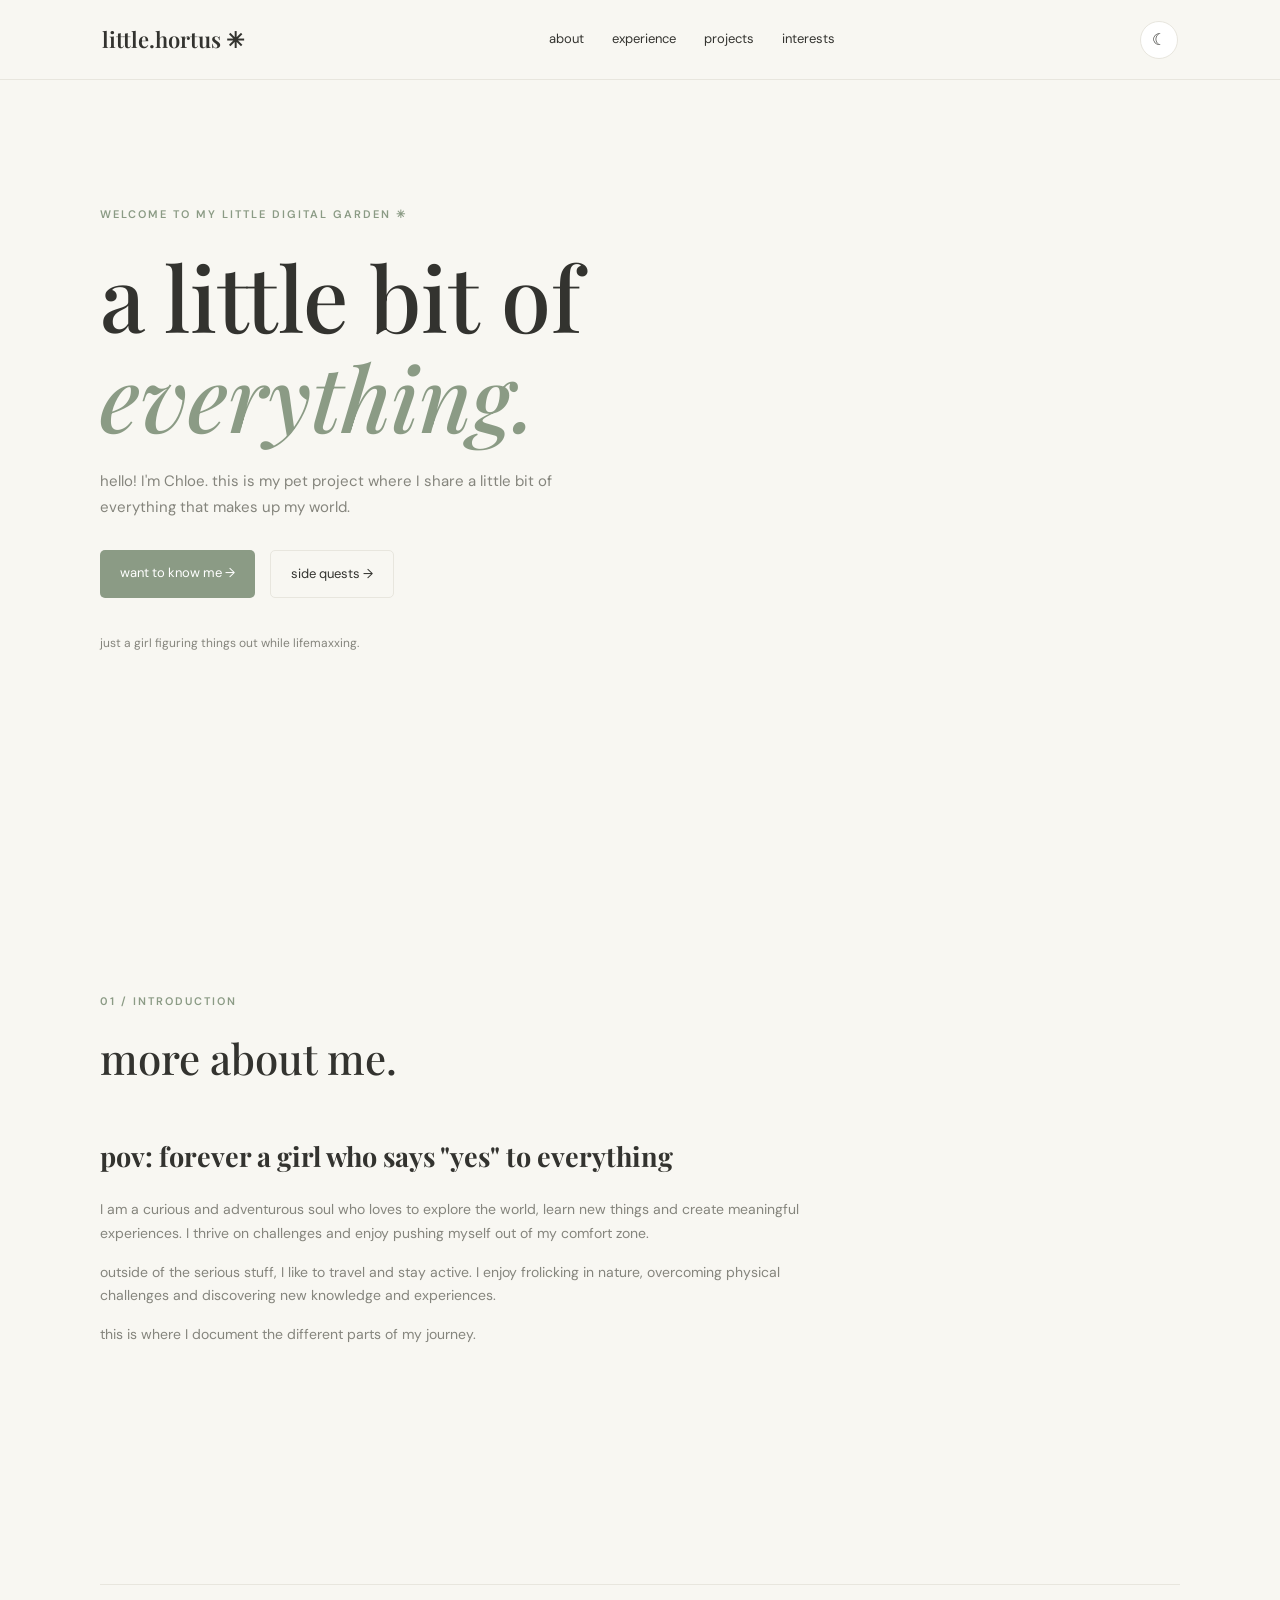
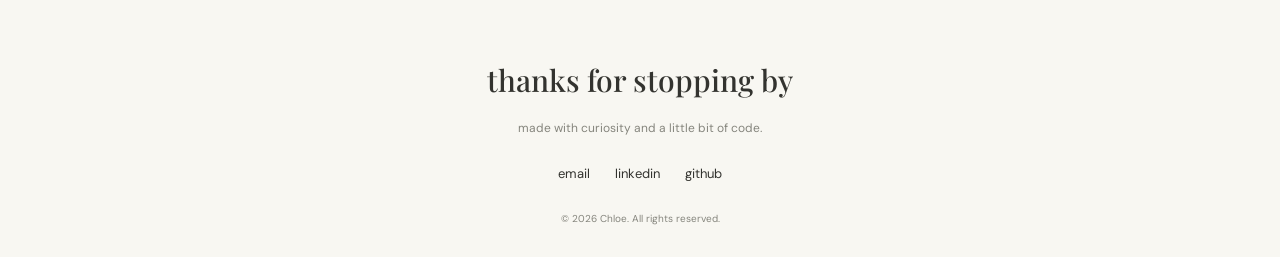
<file: index.html>
<!DOCTYPE html>
<html lang="en">
<head>
    <meta charset="UTF-8">
    <meta name="viewport" content="width=device-width, initial-scale=1.0">

    <title>my little digital garden ✳</title>
    <meta name="description" content="a personal collection of projects, experiences and interests.">

    <link rel="preconnect" href="https://fonts.googleapis.com">
    <link rel="preconnect" href="https://fonts.gstatic.com" crossorigin>

    <link href="https://fonts.googleapis.com/css2?family=DM+Sans:wght@400;500;600;700&family=Playfair+Display:ital,wght@0,500;0,600;1,500&display=swap" rel="stylesheet">

    <link rel="stylesheet" href="style.css">
</head>

<body>

    <!-- Navigation -->
    <nav class="navbar">
        <a href="#home" class="logo">little.hortus ✳</a>

        <div class="nav-links">
            <a href="index.html">about</a>
            <a href="experience.html">experience</a>
            <a href="projects.html">projects</a>
            <a href="interests.html">interests</a>
        </div>

        <button id="theme-toggle" aria-label="Toggle dark mode">
            ☾
        </button>
    </nav>


    <!-- Main introduction -->
    <main>

        <section class="hero" id="home">

            <p class="eyebrow">WELCOME TO MY LITTLE DIGITAL GARDEN ✳</p>

            <h1>
                a little bit of<br>
                <em>everything.</em>
            </h1>

            <p class="hero-description">
                hello! I'm Chloe.

                this is my pet project where I share a
                little bit of everything that makes up my world.
            </p>

            <div class="hero-buttons">
                <a href="#about" class="button-primary">
                    want to know me →
                </a>

                <a href="projects.html" class="button-secondary">
                    side quests →
                </a>
            </div>

            <p class="small-note">
                just a girl figuring things out while lifemaxxing.
            </p>

        </section>


        <!-- About -->
        <section class="section" id="about">

            <div class="section-heading">
                <span>01 / INTRODUCTION</span>
                <h2>more about me.</h2>
            </div>

            <div class="about-content">

                <!-- PROFILE PHOTO: hidden for now.
                     To bring it back, uncomment this block and delete the
                     "#about .about-content" rule at the end of style.css.

                <div class="about-image">
                    <img
                        src="assets/images/profile.jpg"
                        alt="Photo of Chloe"
                    >
                </div>
                -->

                <div class="about-text">

                    <h3>pov: forever a girl who says "yes" to everything</h3>

                    <p>
                        I am a curious and adventurous soul who loves to explore the world, 
                        learn new things and create meaningful experiences. 
                        I thrive on challenges and enjoy pushing myself out of my comfort zone.
                    </p>

                    <p>
                        outside of the serious stuff, I like to travel and stay active.
                        I enjoy frolicking in nature, overcoming physical challenges and
                        discovering new knowledge and experiences.
                    </p>

                    <p>
                        this is where I document
                        the different parts of my journey.
                    </p>

                </div>

            </div>

        </section>

        <!-- Footer -->
        <footer>

            <h2>thanks for stopping by</h2>

            <p>
                made with curiosity and a little bit of code.
            </p>

            <div class="footer-links">
                <a href="mailto:chloegzq@gmail.com">email</a>
                <a href="https://www.linkedin.com/in/chloe-goh/" target="_blank" rel="noopener">linkedin</a>
                <a href="https://github.com/chloe-goh" target="_blank" rel="noopener">github</a>
            </div>

            <p class="copyright">
                © 2026 Chloe. All rights reserved.
            </p>

        </footer>

    </main>

    <script src="script.js"></script>

</body>
</html>
</file>
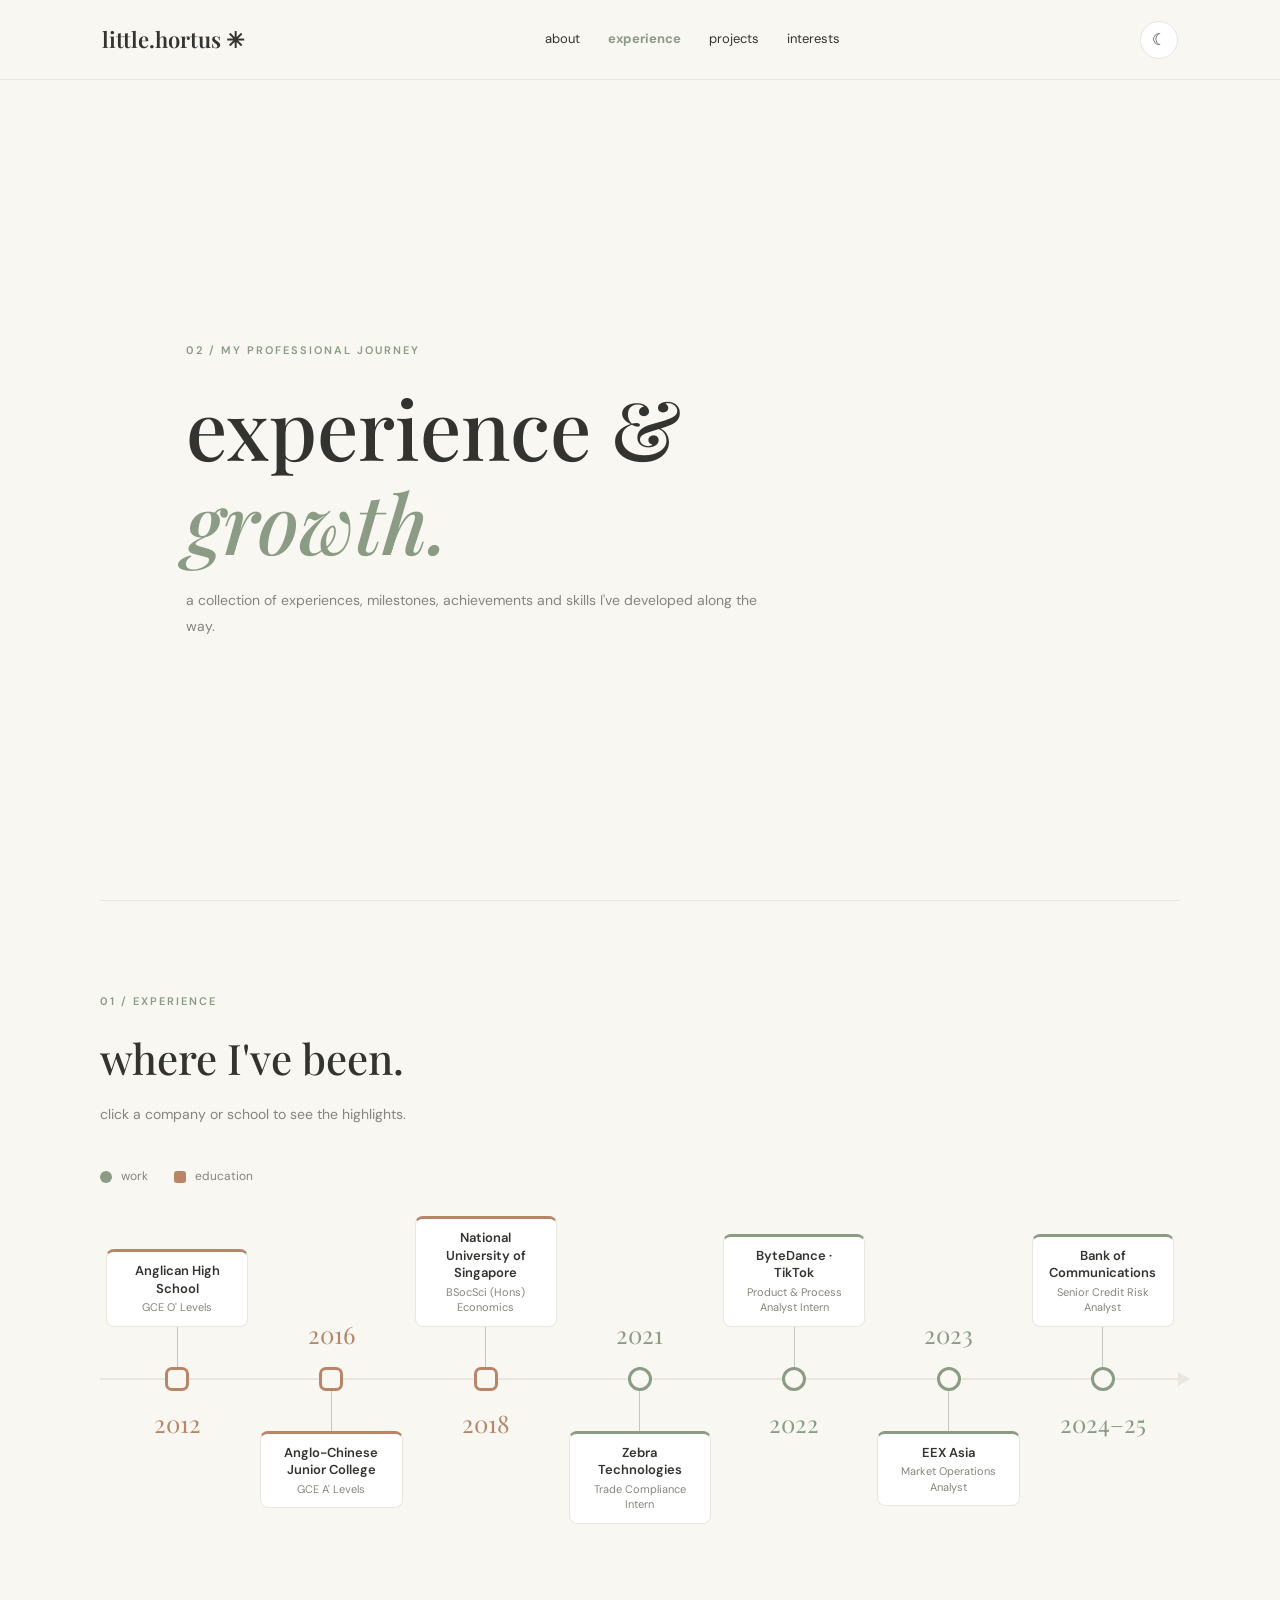
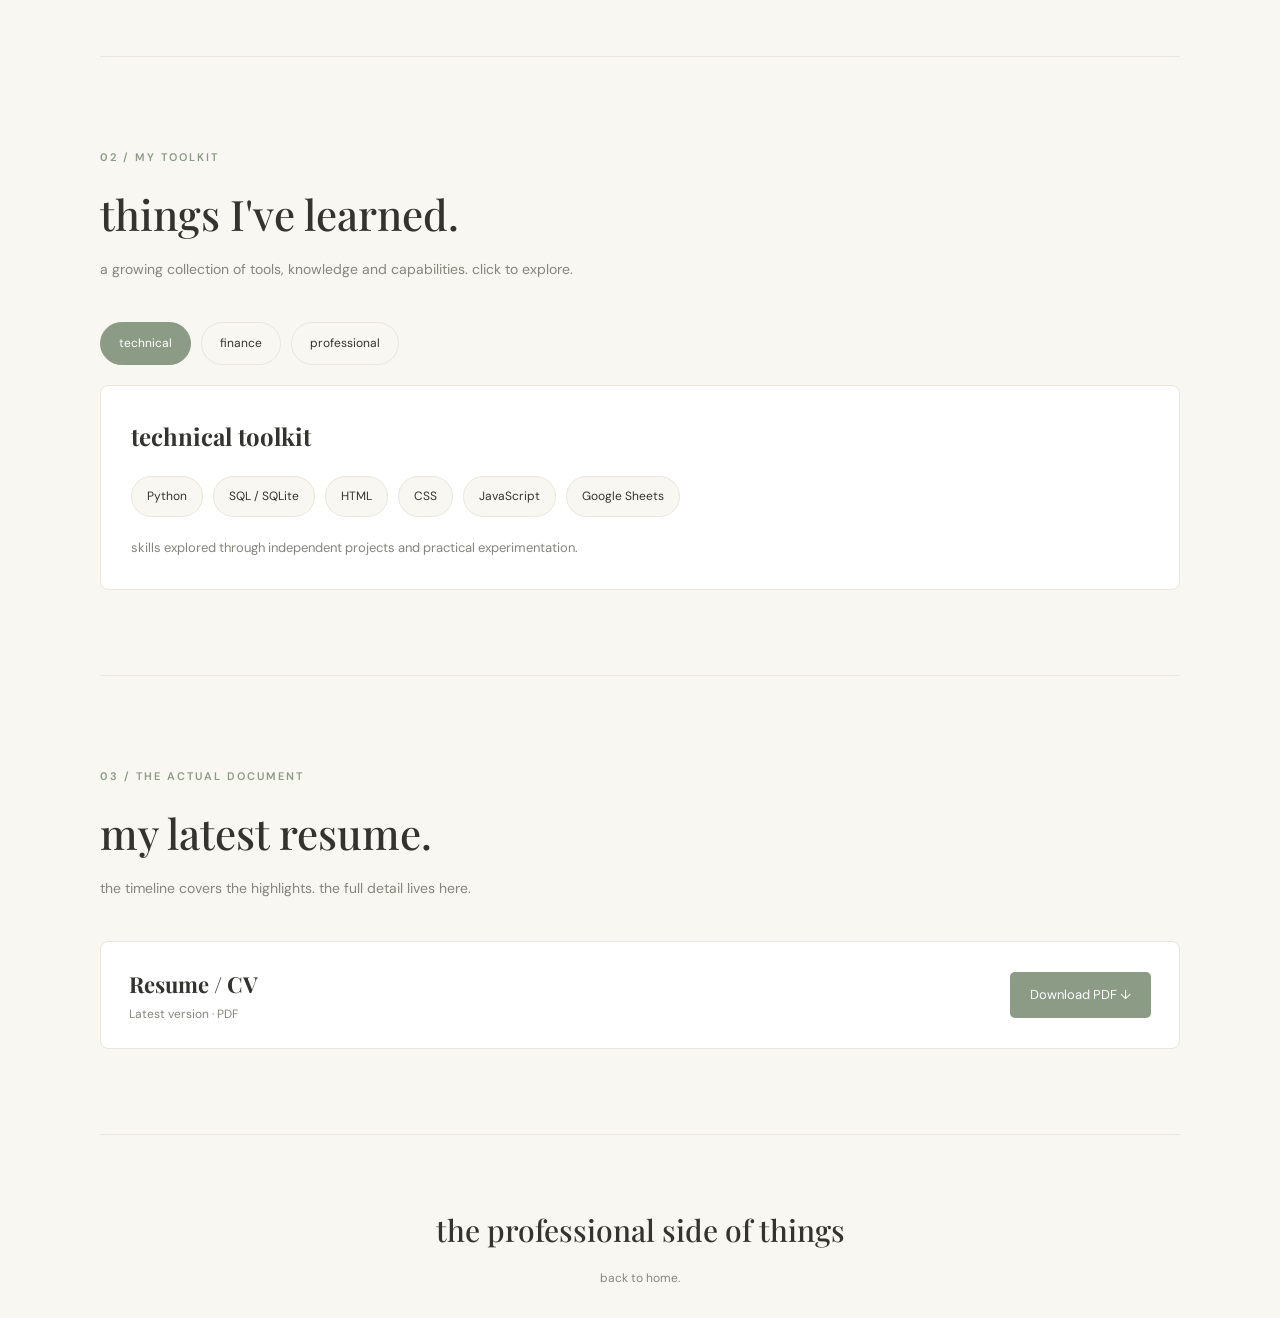
<file: experience.html>
<!DOCTYPE html>
<html lang="en">
<head>
    <meta charset="UTF-8">
    <meta name="viewport" content="width=device-width, initial-scale=1.0">

    <title>experiences | little.hortus</title>

    <link href="https://fonts.googleapis.com/css2?family=DM+Sans:wght@400;500;600;700&family=Playfair+Display:ital,wght@0,500;0,600;1,500&display=swap" rel="stylesheet">

    <link rel="stylesheet" href="style.css">
</head>

<body>

<nav class="navbar">
    <a href="index.html" class="logo">little.hortus ✳</a>

    <div class="nav-links">
        <a href="index.html">about</a>
        <a href="experience.html" class="active-link">experience</a>
        <a href="projects.html">projects</a>
        <a href="interests.html">interests</a>
    </div>

    <button id="theme-toggle" aria-label="Toggle dark mode">☾</button>
</nav>

<main>

    <section class="page-hero">

        <p class="eyebrow">02 / MY PROFESSIONAL JOURNEY</p>

        <h1>experience &amp;<br><em>growth.</em></h1>

        <p>
            a collection of experiences, milestones,
            achievements and skills I've developed
            along the way.
        </p>

    </section>


    <!-- EXPERIENCE -->

    <section class="section">

        <div class="section-heading">
            <span>01 / EXPERIENCE</span>
            <h2>where I've been.</h2>
            <p>click a company or school to see the highlights.</p>
        </div>

        <div class="tl-legend">
            <span class="work"><i></i>work</span>
            <span class="edu"><i></i>education</span>
        </div>

        <!-- TIMELINE TRACK -->
        <div class="tl-track">

            <button class="tl-node up edu" data-target="panel-ahs" aria-pressed="false">
                <span class="tl-label"><span class="tl-card">
                    <strong>Anglican High School</strong>
                    <small>GCE O' Levels</small>
                </span></span>
                <span class="tl-stem"></span>
                <span class="tl-dot"></span>
                <span class="tl-year">2012</span>
            </button>

            <button class="tl-node down edu" data-target="panel-acjc" aria-pressed="false">
                <span class="tl-label"><span class="tl-card">
                    <strong>Anglo-Chinese Junior College</strong>
                    <small>GCE A' Levels</small>
                </span></span>
                <span class="tl-stem"></span>
                <span class="tl-dot"></span>
                <span class="tl-year">2016</span>
            </button>

            <button class="tl-node up edu" data-target="panel-nus" aria-pressed="false">
                <span class="tl-label"><span class="tl-card">
                    <strong>National University of Singapore</strong>
                    <small>BSocSci (Hons) Economics</small>
                </span></span>
                <span class="tl-stem"></span>
                <span class="tl-dot"></span>
                <span class="tl-year">2018</span>
            </button>

            <button class="tl-node down work" data-target="panel-zebra" aria-pressed="false">
                <span class="tl-label"><span class="tl-card">
                    <strong>Zebra Technologies</strong>
                    <small>Trade Compliance Intern</small>
                </span></span>
                <span class="tl-stem"></span>
                <span class="tl-dot"></span>
                <span class="tl-year">2021</span>
            </button>

            <button class="tl-node up work" data-target="panel-bytedance" aria-pressed="false">
                <span class="tl-label"><span class="tl-card">
                    <strong>ByteDance · TikTok</strong>
                    <small>Product &amp; Process Analyst Intern</small>
                </span></span>
                <span class="tl-stem"></span>
                <span class="tl-dot"></span>
                <span class="tl-year">2022</span>
            </button>

            <button class="tl-node down work" data-target="panel-eex" aria-pressed="false">
                <span class="tl-label"><span class="tl-card">
                    <strong>EEX Asia</strong>
                    <small>Market Operations Analyst</small>
                </span></span>
                <span class="tl-stem"></span>
                <span class="tl-dot"></span>
                <span class="tl-year">2023</span>
            </button>

            <button class="tl-node up work" data-target="panel-boc" aria-pressed="false">
               
                <span class="tl-label">
                    <span class="tl-card">
                        <strong>Bank of Communications</strong>
                        <small>Senior Credit Risk Analyst</small>
                    </span>
                </span>
                <span class="tl-stem"></span>
                <span class="tl-dot"></span>
                <span class="tl-year">2024–25</span>

            </button>

        </div>

        <!-- DETAIL PANELS (one shows at a time) -->
        <div class="tl-detail" id="tl-detail">
        <div class="tl-detail-inner">
            <button class="tl-close" type="button" aria-label="Close details">✕</button>

            <!-- BANK OF COMMUNICATIONS -->
            <div class="tl-panel" id="panel-boc">

                <p class="tl-panel-type">WORK · FEB 2024 — PRESENT</p>

                <h3>Bank of Communications</h3>

                <p class="tl-panel-role">
                    Senior Credit Risk Analyst · Apr 2025 — Present
                    <br>
                    Credit Risk Analyst · Feb 2024 — Mar 2025
                </p>

                <p class="tl-panel-summary">
                    Bridging credit risk analysis and process automation across
                    large-scale corporate lending in Asia-Pacific.
                </p>

                <p class="tl-sub">Credit &amp; risk</p>
                <div class="tl-highlights cols-2">
                    <div class="tl-hl">
                        <span class="tl-hl-num">$800M+</span>
                        <p>Bilateral and syndicated loan approvals supported across 20+ large corporates, with revenues of up to $2B.</p>
                    </div>
                    <div class="tl-hl">
                        <span class="tl-hl-num">$8M</span>
                        <p>Potential default exposure mitigated through financial and covenant trigger alerts and borrower stress tests.</p>
                    </div>
                </div>

                <p class="tl-sub">Automation &amp; reporting</p>
                <div class="tl-highlights cols-3">
                    <div class="tl-hl">
                        <span class="tl-hl-num">90%</span>
                        <p>Faster reporting: a two-day manual workflow now runs in under an hour, saving 40+ man-hours monthly.</p>
                    </div>
                    <div class="tl-hl">
                        <span class="tl-hl-num">70+</span>
                        <p>Column enterprise report automated as Functional Lead, cutting a multi-day process to minutes.</p>
                    </div>
                    <div class="tl-hl">
                        <span class="tl-hl-num">Dashboard</span>
                        <p>Centralised annual-review tracker with automated deadline alerts for Relationship Managers.</p>
                    </div>
                </div>

            </div>

            <!-- EEX ASIA -->
            <div class="tl-panel" id="panel-eex">

                <p class="tl-panel-type">
                    WORK · MAY 2023 — OCT 2023
                </p>

                <h3>EEX Asia Pte. Ltd.</h3>

                <p class="tl-panel-role">Market Operations Analyst</p>

                <p class="tl-panel-summary">
                    Supporting global market operations through rigorous risk
                    controls, trade verification and stakeholder coordination.
                </p>

                <div class="tl-highlights">

                    <div class="tl-hl">
                        <span class="tl-hl-num">Global</span>
                        <p>
                            Oversaw daily margin, limit-verification checks and
                            trade parameter audits across global clearing accounts,
                            maintaining operational continuity during volatile
                            market conditions.
                        </p>
                    </div>

                    <div class="tl-hl">
                        <span class="tl-hl-num">20%</span>
                        <p>
                            Year-on-year growth in active market participants
                            enabled through proactive communication and resolution
                            of complex trade and risk barriers.
                        </p>
                    </div>

                </div>

            </div>

            <!-- BYTEDANCE -->
            <div class="tl-panel" id="panel-bytedance">

                <p class="tl-panel-type">
                    WORK · JAN 2022 — DEC 2022
                </p>

                <h3>ByteDance · TikTok</h3>

                <p class="tl-panel-role">
                    Product &amp; Process Analyst Intern
                </p>

                <p class="tl-panel-summary">
                    Working at the intersection of product, engineering and
                    operations to streamline dispute resolution, improve incident
                    response and support product launches.
                </p>

                <div class="tl-highlights">

                    <div class="tl-hl">
                        <span class="tl-hl-num">80K</span>
                        <p>
                            Users supported through an automated Lark ticketing
                            and data-triage workflow for auto-moderation disputes,
                            protecting $500K in operational revenue.
                        </p>
                    </div>

                    <div class="tl-hl">
                        <span class="tl-hl-num">3 hrs</span>
                        <p>
                            Reduction in incident response latency through
                            analysis of system downtime and deployment of
                            three critical response protocols.
                        </p>
                    </div>

                    <div class="tl-hl">
                        <span class="tl-hl-num">15%</span>
                        <p>
                            More roadmap features accelerated through bilingual
                            sprint planning and PRD alignment between China
                            Engineering and Singapore Product teams.
                        </p>
                    </div>

                    <div class="tl-hl">
                        <span class="tl-hl-num">1,000+</span>
                        <p>
                            Internal moderators supported during the launch
                            of Guardian, an ad-integrity platform, with NPS
                            analysis guiding product improvements.
                        </p>
                    </div>

                </div>

            </div>

            <!-- ZEBRA -->
            <div class="tl-panel" id="panel-zebra">

                <p class="tl-panel-type">
                    WORK · JUL 2021 — DEC 2021
                </p>

                <h3>Zebra Technologies</h3>

                <p class="tl-panel-role">Trade Compliance Intern</p>

                <p class="tl-panel-summary">
                    Supporting global trade compliance through regulatory
                    controls, process documentation and operational training.
                </p>

                <div class="tl-highlights">

                    <div class="tl-hl">
                        <span class="tl-hl-num">Zero</span>
                        <p>
                            Compliance violations following the implementation
                            of rigorous technology-related trade and export
                            control checks.
                        </p>
                    </div>

                    <div class="tl-hl">
                        <span class="tl-hl-num">54</span>
                        <p>
                            Page SOP designed for the Global Trade Management
                            system, with training sessions that improved
                            average task efficiency by 30%.
                        </p>
                    </div>

                </div>

            </div>

            <!-- NUS -->
            <div class="tl-panel edu" id="panel-nus">
                <p class="tl-panel-type">EDUCATION · 2018 — 2023</p>
                <h3>National University of Singapore</h3>
                <p class="tl-panel-role">Bachelor of Social Sciences (Honors) in Economics</p>
                <p class="tl-panel-summary">
                    Minor in Business Administration. Specialisation in Monetary &amp;
                    Financial Economics and Quantitative Economics. Alongside my degree:
                    publicity roles across three committees, hall sports and dance, and
                    three case competitions.
                </p>
                <div class="tl-groups">

                    <div class="tl-group">
                        <h4>Eusoff Hall</h4>
                        <div class="tl-row"><span>Dance Production</span><em>2018–2020</em></div>
                        <div class="tl-row"><span>Swim Team</span><em>2018–2019</em></div>
                        <div class="tl-row"><span>Table Tennis Team</span><em>2018–2019</em></div>
                        <div class="tl-row"><span>Orientation Camp<small>Main Committee · Publicity</small></span><em>2019–2020</em></div>
                    </div>

                    <div class="tl-group">
                        <h4>Campus</h4>
                        <div class="tl-row"><span>FASS Sports Club<small>Main Committee · Publicity</small></span><em>2019–2020</em></div>
                        <div class="tl-row"><span>NUS Economics Camp<small>Subcommittee · Publicity</small></span><em>2019–2020</em></div>
                        <div class="tl-row"><span>NUS Entrepreneurship Society<small>DYOM Module</small></span><em>2021</em></div>
                    </div>

                    <div class="tl-group">
                        <h4>Case competitions</h4>
                        <div class="tl-row"><span>Amplify Global Markets Competition</span><em>2021</em></div>
                        <div class="tl-row"><span>SMU Sustainability Case Challenge</span><em>2021</em></div>
                        <div class="tl-row"><span>Shopee Product and Design Challenge</span><em>2022</em></div>
                    </div>

                </div>
            </div>

            <!-- ACJC -->
            <div class="tl-panel edu" id="panel-acjc">
                <p class="tl-panel-type">EDUCATION · 2016 — 2017</p>
                <h3>Anglo-Chinese Junior College</h3>
                <p class="tl-panel-role">GCE A' Levels</p>
                <div class="tl-chips">
                    <span class="tl-chip">Track &amp; Field</span>
                    <span class="tl-chip">Table Tennis</span>
                    <span class="tl-chip">Overseas volunteering · Bintan</span>
                </div>
            </div>

            <!-- ANGLICAN HIGH -->
            <div class="tl-panel edu" id="panel-ahs">
                <p class="tl-panel-type">EDUCATION · 2012 — 2015</p>
                <h3>Anglican High School</h3>
                <p class="tl-panel-role">GCE O' Levels</p>
                <div class="tl-chips">
                    <span class="tl-chip">Table Tennis</span>
                </div>
            </div>

        </div>
        </div>

    </section>


    <!-- SKILLS -->

    <section class="section">

        <div class="section-heading">

            <span>02 / MY TOOLKIT</span>

            <h2>things I've learned.</h2>

            <p>
                a growing collection of tools,
                knowledge and capabilities.

                click to explore.
            </p>

        </div>


        <div class="skill-tabs">

            <button class="skill-tab active"
                    data-skill="technical">
                technical
            </button>

            <button class="skill-tab"
                    data-skill="finance">
                finance
            </button>

            <button class="skill-tab"
                    data-skill="professional">
                professional
            </button>

        </div>


        <div class="skill-display">

            <div class="skill-panel active"
                 id="technical">

                <h3>technical toolkit</h3>

                <div class="skill-tags">
                    <span>Python</span>
                    <span>SQL / SQLite</span>
                    <span>HTML</span>
                    <span>CSS</span>
                    <span>JavaScript</span>
                    <span>Google Sheets</span>
                </div>

                <p class="muted">
                    skills explored through independent
                    projects and practical experimentation.
                </p>

            </div>


            <div class="skill-panel"
                 id="finance">

                <h3>finance &amp; analytical knowledge</h3>

                <div class="skill-tags">
                    <span>Financial Modelling</span>
                    <span>DCF Valuation</span>
                    <span>Equity Research</span>
                    <span>Financial Analysis</span>
                    <span>Excel / Spreadsheets</span>
                </div>

                <p class="muted">
                    knowledge developed through financial
                    research, modelling and personal projects.
                </p>

            </div>


            <div class="skill-panel"
                 id="professional">

                <h3>professional toolkit</h3>

                <div class="skill-tags">
                    <span>Interpersonal Communication</span>
                    <span>Stakeholder Management</span>
                    <span>Research</span>
                    <span>Problem Solving</span>
                    <span>Project Coordination</span>
                    <span>Critical Thinking</span>
                </div>

                <p class="muted">
                    capabilities developed through
                    work, collaboration and learning.
                </p>

            </div>

        </div>

    </section>


    <!-- RESUME -->

    <section class="section">

        <div class="section-heading">

            <span>03 / THE ACTUAL DOCUMENT</span>

            <h2>my latest resume.</h2>

            <p>
                the timeline covers the highlights.
                the full detail lives here.
            </p>

        </div>


        <div class="resume-container">

            <div class="resume-header">

                <div>
                    <h3>Resume / CV</h3>
                    <p>Latest version · PDF</p>
                </div>

                <a href="assets/documents/resume.pdf"
                   class="button-primary"
                   download>
                    Download PDF ↓
                </a>

            </div>

        </div>

    </section>


    <footer>
        <h2>the professional side of things</h2>
        <p>back to <a href="index.html">home</a>.</p>
    </footer>

</main>

<script src="script.js"></script>

</body>
</html>
</file>
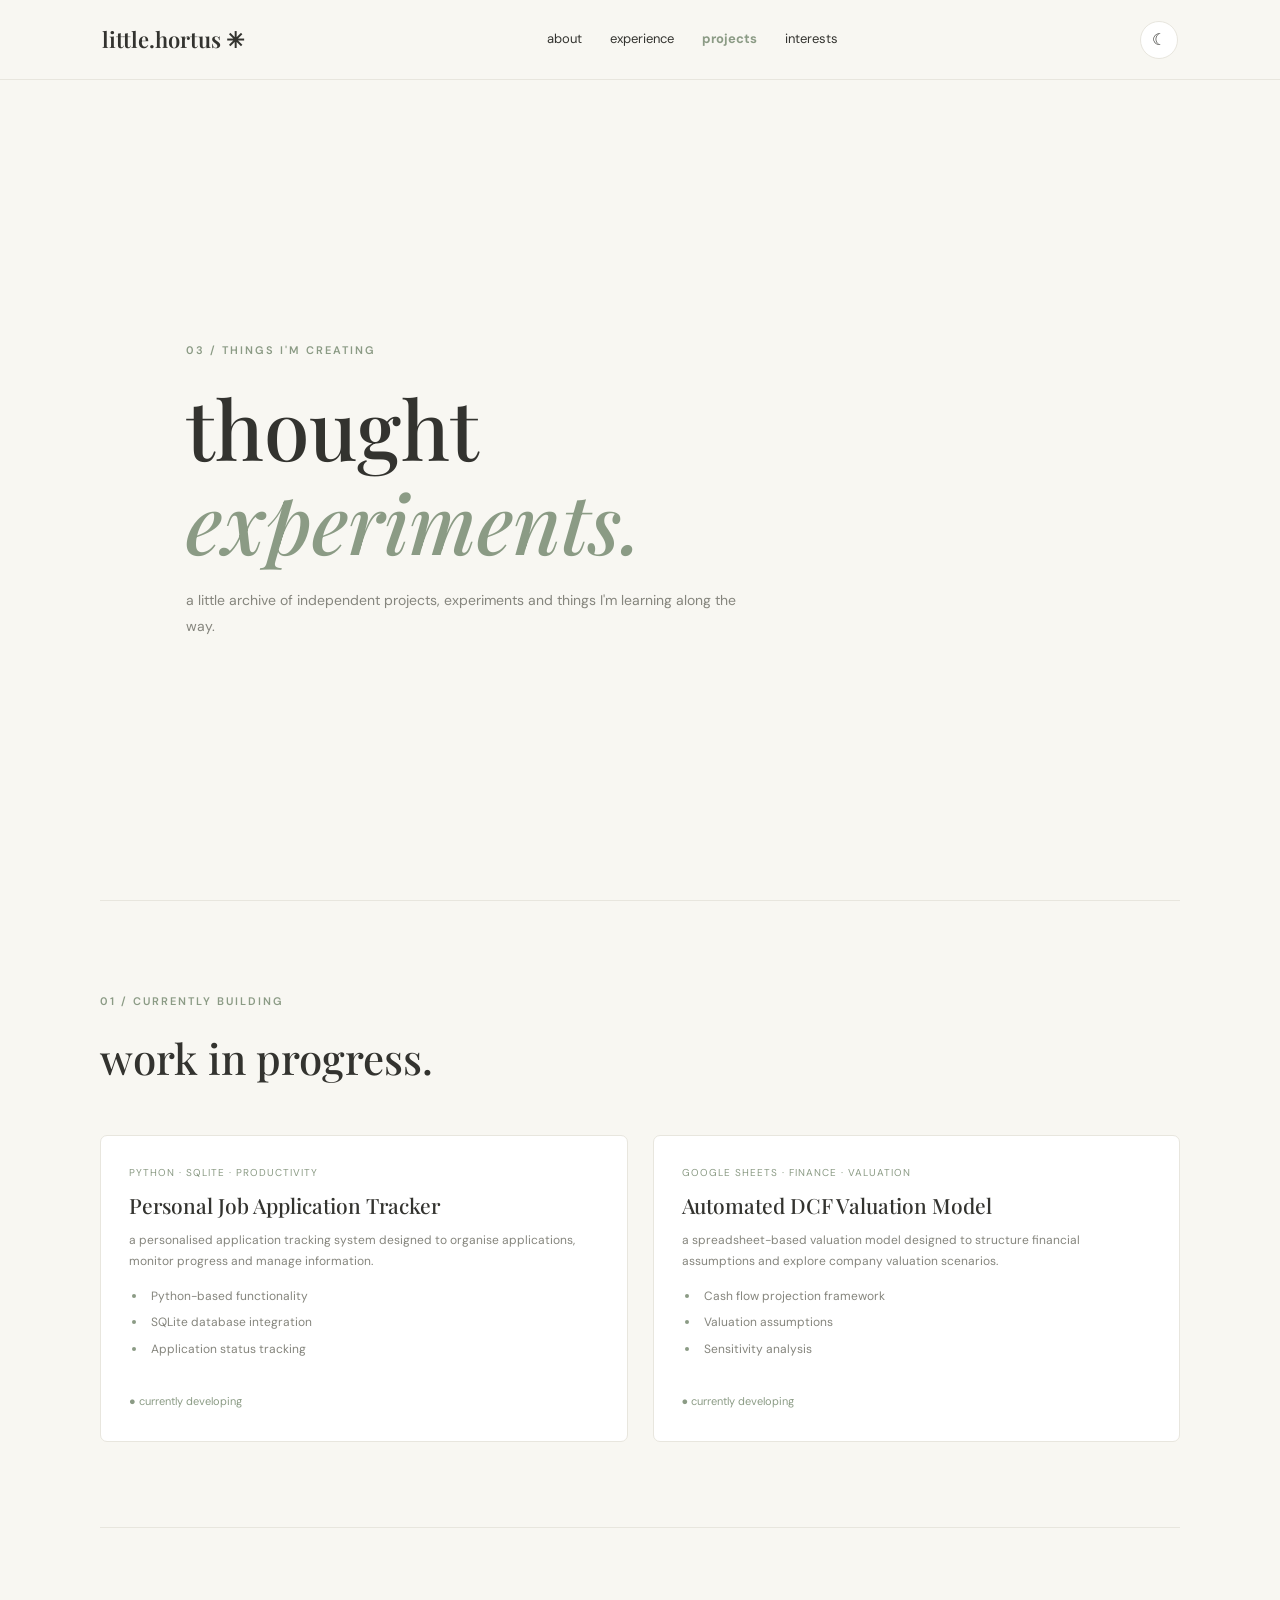
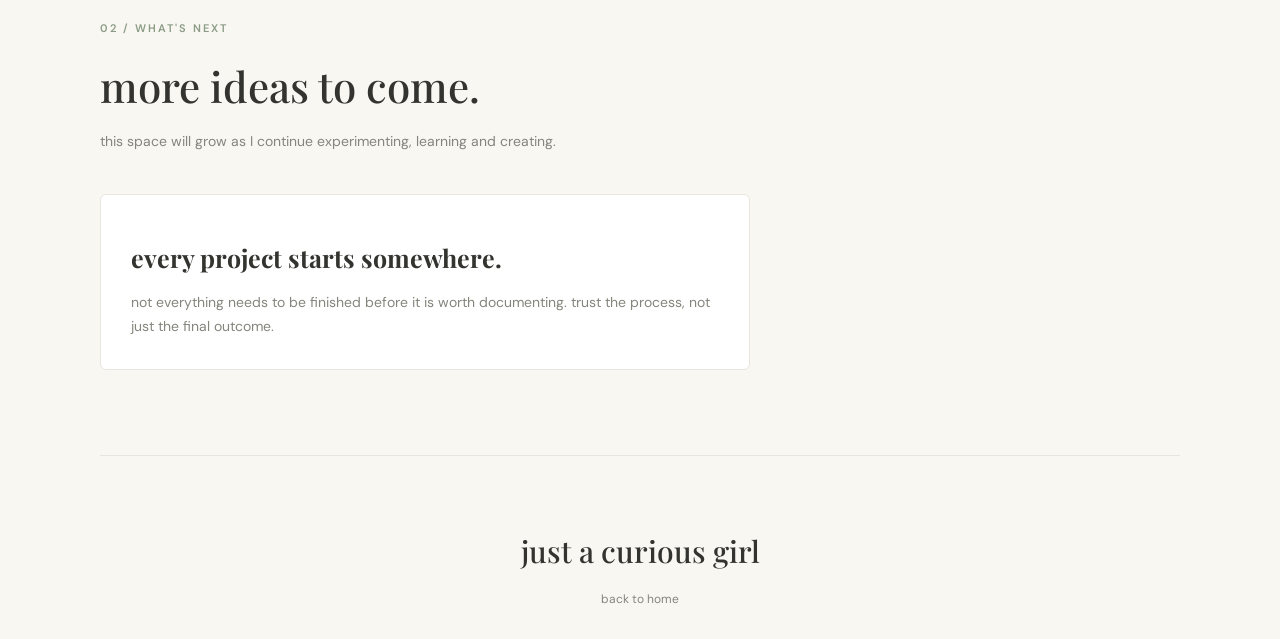
<file: projects.html>
<!DOCTYPE html>
<html lang="en">
<head>
    <meta charset="UTF-8">
    <meta name="viewport" content="width=device-width, initial-scale=1.0">

    <title>projects | little.hortus</title>

    <link href="https://fonts.googleapis.com/css2?family=DM+Sans:wght@400;500;600;700&family=Playfair+Display:ital,wght@0,500;0,600;1,500&display=swap" rel="stylesheet">

    <link rel="stylesheet" href="style.css">
</head>

<body>

<nav class="navbar">
    <a href="index.html" class="logo">little.hortus ✳</a>

    <div class="nav-links">
        <a href="index.html">about</a>
        <a href="experience.html">experience</a>
        <a href="projects.html" class="active-link">projects</a>
        <a href="interests.html">interests</a>
    </div>

    <button id="theme-toggle" aria-label="Toggle dark mode">☾</button>
</nav>

<main>

    <section class="page-hero">

        <p class="eyebrow">03 / THINGS I'M CREATING</p>

        <h1>thought<br><em>experiments.</em></h1>

        <p>
            a little archive of independent projects,
            experiments and things I'm learning
            along the way.
        </p>

    </section>


    <section class="section">

        <div class="section-heading">
            <span>01 / CURRENTLY BUILDING</span>
            <h2>work in progress.</h2>
        </div>


        <div class="project-grid">

            <article class="project-card">

                <p class="project-type">
                    PYTHON · SQLITE · PRODUCTIVITY
                </p>

                <h3>Personal Job Application Tracker</h3>

                <p>
                    a personalised application tracking
                    system designed to organise applications,
                    monitor progress and manage information.
                </p>

                <ul class="achievement-list">
                    <li>Python-based functionality</li>
                    <li>SQLite database integration</li>
                    <li>Application status tracking</li>
                </ul>

                <span class="status-label">
                    ● currently developing
                </span>

            </article>


            <article class="project-card">

                <p class="project-type">
                    GOOGLE SHEETS · FINANCE · VALUATION
                </p>

                <h3>Automated DCF Valuation Model</h3>

                <p>
                    a spreadsheet-based valuation model
                    designed to structure financial
                    assumptions and explore company
                    valuation scenarios.
                </p>

                <ul class="achievement-list">
                    <li>Cash flow projection framework</li>
                    <li>Valuation assumptions</li>
                    <li>Sensitivity analysis</li>
                </ul>

                <span class="status-label">
                    ● currently developing
                </span>

            </article>

        </div>

    </section>


    <section class="section">

        <div class="section-heading">
            <span>02 / WHAT'S NEXT</span>
            <h2>more ideas to come.</h2>
            <p>
                this space will grow as I continue
                experimenting, learning and creating.
            </p>
        </div>

        <div class="journal-entry">
            <h3>every project starts somewhere.</h3>
            <p>
                not everything needs to be finished
                before it is worth documenting.
                trust the process,
                not just the final outcome.
            </p>
        </div>

    </section>


    <footer>
        <h2>just a curious girl</h2>
        <p><a href="index.html">back to home</a></p>
    </footer>

</main>

<script src="script.js"></script>

</body>
</html>
</file>
<file: style.css>
/* -----------------------------
   GLOBAL VARIABLES
----------------------------- */

:root {
    --background: #f8f7f2;
    --surface: #ffffff;
    --text: #33332f;
    --muted: #85857d;
    --accent: #8b9b85;
    --border: #e8e6de;

    --edu: #b98568;
    --nav-height: 80px;

    --heading-font: 'Playfair Display', serif;
    --body-font: 'DM Sans', sans-serif;
}

body.dark-mode {
    --background: #20221f;
    --surface: #2a2d29;
    --text: #eeeee7;
    --muted: #aaa99f;
    --accent: #a8b99e;
    --border: #41443e;
    --edu: #d6a98f;
}


/* -----------------------------
   GENERAL STYLING
----------------------------- */

* {
    margin: 0;
    padding: 0;
    box-sizing: border-box;
    scroll-behavior: smooth;
}

body {
    background: var(--background);
    color: var(--text);
    font-family: var(--body-font);
    line-height: 1.7;
    transition: background 0.3s, color 0.3s;
}

a {
    color: inherit;
    text-decoration: none;
}

button {
    font: inherit;
    cursor: pointer;
}

img {
    width: 100%;
    display: block;
    object-fit: cover;
}


/* -----------------------------
   NAVIGATION
----------------------------- */

.navbar {
    position: sticky;
    top: 0;
    z-index: 100;
    display: flex;
    justify-content: space-between;
    align-items: center;

    height: var(--nav-height);
    padding: 0 8%;
    background: var(--background);
    border-bottom: 1px solid var(--border);
}

.logo {
    font-family: var(--heading-font);
    font-size: 22px;
    font-weight: 600;
}

.nav-links {
    display: flex;
    gap: 28px;
    font-size: 13px;
}

.nav-links a:hover {
    color: var(--accent);
}

#theme-toggle {
    border: 1px solid var(--border);
    background: var(--surface);
    color: var(--text);
    border-radius: 50%;
    width: 38px;
    height: 38px;
}


/* -----------------------------
   HERO SECTION
----------------------------- */

main {
    max-width: 1150px;
    margin: auto;
    padding: 0 35px;
}

.hero {
    padding: 125px 0 110px;
    max-width: 750px;
}

.eyebrow,
.section-heading span {
    font-size: 11px;
    letter-spacing: 2px;
    color: var(--accent);
    font-weight: 600;
}

.hero h1 {
    font-family: var(--heading-font);
    font-size: clamp(55px, 9vw, 90px);
    line-height: 1.12;
    margin: 22px 0;
    font-weight: 500;
}

.hero h1 em {
    color: var(--accent);
}

.hero-description {
    max-width: 500px;
    color: var(--muted);
    font-size: 15px;
}

.hero-buttons {
    display: flex;
    flex-wrap: wrap;
    gap: 15px;
    margin-top: 30px;
}

.button-primary,
.button-secondary {
    padding: 12px 20px;
    border-radius: 5px;
    font-size: 13px;
    transition: 0.2s;
}

.button-primary {
    background: var(--accent);
    color: white;
}

.button-primary:hover {
    opacity: 0.8;
    transform: translateY(-2px);
}

.button-secondary {
    border: 1px solid var(--border);
}

.small-note {
    margin-top: 35px;
    font-size: 12px;
    color: var(--muted);
}


/* -----------------------------
   SECTIONS
----------------------------- */

.section {
    padding: 85px 0;
    border-top: 1px solid var(--border);
}

.section-heading {
    margin-bottom: 40px;
}

.section-heading h2 {
    font-family: var(--heading-font);
    font-size: 42px;
    font-weight: 500;
    margin-top: 10px;
}

.section-heading > p {
    color: var(--muted);
    font-size: 14px;
    margin-top: 8px;
}


/* -----------------------------
   ABOUT
----------------------------- */

.about-content {
    display: grid;
    grid-template-columns: 0.8fr 1.2fr;
    gap: 55px;
    align-items: center;
}

.about-image img {
    border-radius: 6px;
    aspect-ratio: 4 / 5;
}

.about-text h3 {
    font-family: var(--heading-font);
    font-size: 27px;
    margin-bottom: 18px;
}

.about-text p {
    color: var(--muted);
    font-size: 14px;
    margin-bottom: 15px;
}

.about-tags {
    display: flex;
    flex-wrap: wrap;
    gap: 8px;
    margin-top: 25px;
}

.about-tags span {
    border: 1px solid var(--border);
    border-radius: 30px;
    padding: 6px 13px;
    font-size: 11px;
}


/* -----------------------------
   PROJECT CARDS
----------------------------- */

.filter-buttons {
    display: flex;
    flex-wrap: wrap;
    gap: 10px;
    margin-bottom: 30px;
}

.filter-btn {
    padding: 8px 17px;
    border: 1px solid var(--border);
    background: transparent;
    color: var(--text);
    border-radius: 30px;
    font-size: 12px;
}

.filter-btn.active,
.filter-btn:hover {
    background: var(--accent);
    color: white;
    border-color: var(--accent);
}

.project-grid {
    display: grid;
    grid-template-columns: repeat(auto-fit, minmax(320px, 1fr));
    gap: 25px;
}

.project-card {
    background: var(--surface);
    border: 1px solid var(--border);
    padding: 28px;
    border-radius: 7px;
    transition: transform 0.3s;
}

.project-card:hover {
    transform: translateY(-5px);
}

.project-card.hidden {
    display: none;
}

.project-image img {
    aspect-ratio: 4 / 3;
    border-radius: 4px;
}

.project-type {
    font-size: 10px;
    letter-spacing: 1px;
    color: var(--accent);
    margin-top: 0;
}

.project-card h3 {
    font-family: var(--heading-font);
    font-size: 21px;
    font-weight: 500;
    margin: 7px 0;
}

.project-card > p:not(.project-type) {
    font-size: 12px;
    color: var(--muted);
    margin-bottom: 15px;
}

.project-link {
    font-size: 12px;
    color: var(--accent);
}

.project-card .achievement-list {
    margin: 0 0 18px;
    padding-left: 18px;
    font-size: 12px;
    color: var(--muted);
}

.project-card .achievement-list li {
    margin-bottom: 6px;
    padding-left: 4px;
}

.project-card .achievement-list li::marker {
    color: var(--accent);
}

/* -----------------------------
   INTERESTS
----------------------------- */

.interest-grid {
    display: grid;
    grid-template-columns: repeat(4, 1fr);
    gap: 15px;
}

.interest-card {
    padding: 25px 18px;
    background: var(--surface);
    border: 1px solid var(--border);
    border-radius: 6px;
    transition: 0.2s;
}

.interest-card:hover {
    border-color: var(--accent);
    transform: translateY(-4px);
}

.interest-card span {
    font-size: 26px;
}

.interest-card h3 {
    font-size: 15px;
    margin-top: 15px;
}

.interest-card p {
    font-size: 12px;
    color: var(--muted);
}


/* -----------------------------
   JOURNAL
----------------------------- */

.journal-entry {
    padding: 30px;
    background: var(--surface);
    border: 1px solid var(--border);
    border-radius: 6px;
    max-width: 650px;
}

.journal-entry .muted {
    font-size: 10px;
    letter-spacing: 1px;
    color: var(--accent);
}

.journal-entry h3 {
    font-family: var(--heading-font);
    font-size: 25px;
    margin: 12px 0;
}

.journal-entry p:last-child {
    font-size: 14px;
    color: var(--muted);
}


/* -----------------------------
   FOOTER
----------------------------- */

footer {
    text-align: center;
    padding: 70px 0 30px;
    border-top: 1px solid var(--border);
}

footer h2 {
    font-family: var(--heading-font);
    font-size: 30px;
    font-weight: 500;
}

footer p {
    color: var(--muted);
    font-size: 12px;
    margin-top: 12px;
}

.footer-links {
    display: flex;
    justify-content: center;
    gap: 25px;
    margin: 25px 0;
    font-size: 13px;
}

.footer-links a:hover {
    color: var(--accent);
}

.copyright {
    font-size: 10px;
}


/* -----------------------------
   MOBILE RESPONSIVENESS
----------------------------- */

@media (max-width: 750px) {

    .navbar {
        padding: 0 5%;
    }

    .nav-links {
        display: none;
    }

    main {
        padding: 0 22px;
    }

    .hero {
        padding: 90px 0;
    }

    .about-content {
        grid-template-columns: 1fr;
        gap: 25px;
    }

    .about-image {
        max-width: 400px;
    }

    .project-grid {
        grid-template-columns: repeat(2, 1fr);
    }

    .interest-grid {
        grid-template-columns: repeat(2, 1fr);
    }

}

@media (max-width: 480px) {

    .project-grid {
        grid-template-columns: 1fr;
    }

    .section-heading h2 {
        font-size: 34px;
    }

    .hero h1 {
        font-size: 58px;
    }

}


/* -----------------------------
   MULTI-PAGE NAVIGATION
----------------------------- */

.nav-links a.active-link {
    color: var(--accent);
    font-weight: 700;
}

html {
    scroll-behavior: smooth;
    scroll-padding-top: var(--nav-height);
}


/* -----------------------------
   PAGE INTRODUCTION
----------------------------- */

.page-hero {
    padding: 100px 0 90px;
    max-width: 750px;
}

.page-hero h1 {
    font-family: var(--heading-font);
    font-size: clamp(55px, 8vw, 82px);
    line-height: 1.15;
    font-weight: 500;
    margin: 20px 0;
}

.page-hero h1 em {
    color: var(--accent);
}

.page-hero > p:last-child {
    color: var(--muted);
    max-width: 520px;
    font-size: 14px;
}


/* -----------------------------
   INTERACTIVE SKILLS
----------------------------- */

.skill-tabs {
    display: flex;
    flex-wrap: wrap;
    gap: 10px;
    margin-bottom: 20px;
}

.skill-tab {
    padding: 10px 18px;
    background: transparent;
    border: 1px solid var(--border);
    color: var(--text);
    border-radius: 30px;
    font-size: 12px;
    transition: 0.2s;
}

.skill-tab.active,
.skill-tab:hover {
    background: var(--accent);
    color: white;
    border-color: var(--accent);
}

.skill-display {
    background: var(--surface);
    border: 1px solid var(--border);
    border-radius: 8px;
    padding: 30px;
    min-height: 180px;
}

.skill-panel {
    display: none;
    animation: fadeIn 0.3s ease;
}

.skill-panel.active {
    display: block;
}

.skill-panel h3 {
    font-family: var(--heading-font);
    font-size: 24px;
    margin-bottom: 20px;
}

.skill-tags {
    display: flex;
    flex-wrap: wrap;
    gap: 10px;
    margin-bottom: 20px;
}

.skill-tags span {
    padding: 9px 15px;
    background: var(--background);
    border: 1px solid var(--border);
    border-radius: 30px;
    font-size: 12px;
    transition: 0.2s;
}

.skill-tags span:hover {
    background: var(--accent);
    color: white;
    transform: translateY(-3px);
}

.muted {
    color: var(--muted);
    font-size: 13px;
}


/* -----------------------------
   RESUME DOWNLOAD CARD
----------------------------- */

.resume-container {
    background: var(--surface);
    border: 1px solid var(--border);
    padding: 24px 28px;
    border-radius: 8px;
}

.resume-header {
    display: flex;
    justify-content: space-between;
    align-items: center;
    gap: 15px;
}

.resume-header h3 {
    font-family: var(--heading-font);
    font-size: 22px;
}

.resume-header p {
    color: var(--muted);
    font-size: 12px;
}


/* -----------------------------
   STATUS LABELS
----------------------------- */

.status-label {
    display: inline-block;
    font-size: 11px;
    color: var(--accent);
    margin-top: 15px;
}


/* -----------------------------
   INTEREST PHOTO GALLERY
----------------------------- */

.interest-photo-grid {
    display: grid;
    grid-template-columns: repeat(3, 1fr);
    gap: 18px;
    margin-bottom: 35px;
}

.photo-card {
    overflow: hidden;
}

.photo-card img {
    width: 100%;
    aspect-ratio: 4 / 5;
    border-radius: 6px;
    transition: transform 0.4s;
}

.photo-card:hover img {
    transform: scale(1.03);
}

.photo-card p {
    font-size: 12px;
    color: var(--muted);
    margin-top: 10px;
}


/* -----------------------------
   CONTACT BUTTON
----------------------------- */

.contact-button {
    display: inline-block;
    margin-top: 20px;
}


/* -----------------------------
   ANIMATIONS
----------------------------- */

@keyframes fadeIn {
    from {
        opacity: 0;
        transform: translateY(8px);
    }

    to {
        opacity: 1;
        transform: translateY(0);
    }
}


/* -----------------------------
   MOBILE
----------------------------- */

@media (max-width: 750px) {

    .page-hero {
        padding: 75px 0;
    }

    .interest-photo-grid {
        grid-template-columns: repeat(2, 1fr);
    }

    .resume-header {
        align-items: flex-start;
        flex-direction: column;
    }

}

@media (max-width: 480px) {

    .interest-photo-grid {
        grid-template-columns: 1fr;
    }

    .skill-display {
        padding: 20px;
    }

}

/* -----------------------------
   CAREER TIMELINE (experience page)
----------------------------- */

.tl-legend {
    display: flex;
    gap: 26px;
    font-size: 12px;
    color: var(--muted);
}

.tl-legend span {
    display: flex;
    align-items: center;
    gap: 9px;
}

.tl-legend i {
    display: inline-block;
    width: 12px;
    height: 12px;
}

.tl-legend .work i { background: var(--accent); border-radius: 50%; }
.tl-legend .edu i  { background: var(--edu); border-radius: 3px; }


/* the horizontal track */
.tl-track {
    position: relative;
    display: grid;
    grid-template-columns: repeat(7, 1fr);
    margin-top: 30px;
}

.tl-track::before {
    content: "";
    position: absolute;
    left: 0;
    right: 0;
    top: 161px;
    height: 2px;
    background: var(--border);
}

.tl-track::after {
    content: "";
    position: absolute;
    right: -10px;
    top: 155px;
    border-left: 12px solid var(--border);
    border-top: 7px solid transparent;
    border-bottom: 7px solid transparent;
}


/* each milestone: label, stem, dot, year */
.tl-node {
    position: relative;
    z-index: 1;
    display: flex;
    flex-direction: column;
    align-items: center;
    padding: 0 6px;
    background: none;
    border: none;
    color: inherit;
    font: inherit;
    cursor: pointer;
}

.tl-node.work { --node: var(--accent); }
.tl-node.edu  { --node: var(--edu); }

.tl-node.down {
    flex-direction: column-reverse;
}

.tl-label {
    display: flex;
    width: 100%;
    height: 110px;
}

.tl-node.up .tl-label   { align-items: flex-end; }
.tl-node.down .tl-label { align-items: flex-start; }

.tl-card {
    width: 100%;
    padding: 10px 12px;
    background: var(--surface);
    border: 1px solid var(--border);
    border-top: 3px solid var(--node);
    border-radius: 8px;
    text-align: center;
    transition: border-color 0.2s, transform 0.2s;
}

.tl-card strong {
    display: block;
    font-size: 13px;
    font-weight: 600;
    line-height: 1.35;
}

.tl-card small {
    display: block;
    margin-top: 3px;
    font-size: 11px;
    line-height: 1.4;
    color: var(--muted);
}

.tl-stem {
    width: 1px;
    height: 40px;
    background: var(--node);
    opacity: 0.5;
}

.tl-dot {
    flex-shrink: 0;
    width: 24px;
    height: 24px;
    border-radius: 50%;
    background: var(--background);
    border: 3px solid var(--node);
    transition: background 0.3s, transform 0.3s;
}

/* education nodes are rounded squares */
.tl-node.edu .tl-dot {
    border-radius: 7px;
}

.tl-year {
    display: flex;
    width: 100%;
    height: 150px;
    justify-content: center;
    font-family: var(--heading-font);
    font-size: 24px;
    color: var(--node);
}

.tl-node.up .tl-year   { align-items: flex-start; padding-top: 12px; }
.tl-node.down .tl-year { align-items: flex-end; padding-bottom: 12px; }


/* hover and active states */
.tl-node:hover .tl-card,
.tl-node.active .tl-card {
    border-color: var(--node);
}

.tl-node:hover .tl-card {
    transform: translateY(-2px);
}

.tl-node:hover .tl-dot {
    transform: scale(1.15);
}

.tl-node.active .tl-dot {
    background: var(--node);
    transform: scale(1.2);
}

.tl-node:focus-visible .tl-card {
    outline: 2px solid var(--node);
    outline-offset: 2px;
}


/* collapsible detail area */
.tl-detail {
    display: grid;
    grid-template-rows: 0fr;
    margin-top: 30px;
    visibility: hidden;
    scroll-margin-top: 15px;
    transition: grid-template-rows 0.45s ease, visibility 0s linear 0.45s;
}

.tl-detail.open {
    grid-template-rows: 1fr;
    visibility: visible;
    transition: grid-template-rows 0.45s ease, visibility 0s;
}

.tl-detail-inner {
    position: relative;
    min-height: 0;
    overflow: hidden;
}

.tl-close {
    position: absolute;
    top: 18px;
    right: 18px;
    z-index: 2;
    width: 32px;
    height: 32px;
    border: 1px solid var(--border);
    border-radius: 50%;
    background: var(--background);
    color: var(--text);
    font-size: 13px;
    transition: border-color 0.2s;
}

.tl-close:hover {
    border-color: var(--accent);
}

.tl-panel {
    --node: var(--accent);
    display: none;
    padding: 36px 40px;
    background: var(--surface);
    border: 1px solid var(--border);
    border-top: 3px solid var(--node);
    border-radius: 10px;
    animation: fadeIn 0.35s ease;
}

.tl-panel.edu {
    --node: var(--edu);
}

.tl-panel.active {
    display: block;
}

.tl-panel-type {
    font-size: 11px;
    font-weight: 600;
    letter-spacing: 2px;
    color: var(--node);
}

.tl-panel h3 {
    margin: 10px 0 4px;
    font-family: var(--heading-font);
    font-size: clamp(26px, 3.4vw, 38px);
    font-weight: 500;
    line-height: 1.2;
}

.tl-panel-role {
    font-size: 14px;
    color: var(--muted);
}

.tl-panel-summary {
    max-width: 680px;
    margin: 18px 0 28px;
    font-size: 14px;
    color: var(--muted);
}

.tl-highlights {
    display: grid;
    grid-template-columns: repeat(auto-fit, minmax(180px, 1fr));
    gap: 14px;
}

.tl-hl {
    padding: 18px;
    background: var(--background);
    border: 1px solid var(--border);
    border-radius: 8px;
}

.tl-hl-num {
    font-family: var(--heading-font);
    font-size: 30px;
    line-height: 1.1;
    color: var(--node);
}

.tl-hl p {
    margin-top: 6px;
    font-size: 12px;
    color: var(--muted);
}

.tl-sub {
    margin: 28px 0 12px;
    font-size: 11px;
    font-weight: 600;
    letter-spacing: 1.5px;
    text-transform: uppercase;
    color: var(--muted);
}

.tl-highlights.cols-2 { grid-template-columns: repeat(2, 1fr); }
.tl-highlights.cols-3 { grid-template-columns: repeat(3, 1fr); }

@media (max-width: 800px) {
    .tl-highlights.cols-2,
    .tl-highlights.cols-3 {
        grid-template-columns: 1fr;
    }
}

.tl-groups {
    display: grid;
    grid-template-columns: repeat(auto-fit, minmax(min(260px, 100%), 1fr));
    gap: 28px 40px;
}

.tl-group h4 {
    padding-bottom: 10px;
    border-bottom: 1px solid var(--border);
    font-size: 11px;
    font-weight: 600;
    letter-spacing: 1.5px;
    text-transform: uppercase;
    color: var(--node);
}

.tl-row {
    display: flex;
    justify-content: space-between;
    align-items: baseline;
    gap: 16px;
    padding: 10px 0;
    border-bottom: 1px solid var(--border);
    font-size: 13px;
}

.tl-row small {
    display: block;
    font-size: 11px;
    color: var(--muted);
}

.tl-row em {
    flex-shrink: 0;
    font-style: normal;
    font-size: 12px;
    color: var(--muted);
}

.tl-chips {
    display: flex;
    flex-wrap: wrap;
    gap: 10px;
    margin-top: 24px;
}

.tl-chip {
    padding: 9px 16px;
    background: var(--background);
    border: 1px solid var(--border);
    border-radius: 30px;
    font-size: 12px;
}

@media (prefers-reduced-motion: reduce) {
    .tl-detail,
    .tl-detail.open {
        transition: none;
    }

    .tl-panel {
        animation: none;
    }
}


/* phones: the timeline turns vertical */
@media (max-width: 800px) {

    .tl-track {
        display: flex;
        flex-direction: column;
        margin-top: 20px;
    }

    .tl-track::before {
        left: 67px;
        right: auto;
        top: 0;
        bottom: 0;
        width: 2px;
        height: auto;
    }

    .tl-track::after {
        display: none;
    }

    .tl-node,
    .tl-node.down {
        flex-direction: row;
        align-items: center;
        padding: 8px 0;
        text-align: left;
    }

    .tl-node .tl-year {
        order: 1;
        width: 56px;
        height: auto;
        padding: 0;
        align-items: center;
        justify-content: flex-end;
        font-size: 18px;
    }

    .tl-node .tl-dot {
        order: 2;
    }

    .tl-node .tl-stem {
        display: none;
    }

    .tl-node .tl-label {
        order: 3;
        flex: 1;
        height: auto;
        margin-left: 14px;
        align-items: center;
    }

    .tl-card {
        text-align: left;
    }

    .tl-panel {
        padding: 26px 22px;
    }
}

/* -----------------------------
   FULL-SCREEN OPENING FOR INNER PAGES
----------------------------- */

.page-hero {
    min-height: calc(100vh - var(--nav-height));
    min-height: calc(100svh - var(--nav-height));
    box-sizing: border-box;
    margin: 0;
    padding: 70px max(8%, calc((100% - 1370px) / 2));

    display: flex;
    flex-direction: column;
    justify-content: center;
}

.page-hero h1 {
    max-width: 850px;
}

.page-hero > p:last-child {
    max-width: 650px;
    line-height: 1.8;
}

/* -----------------------------
   ABOUT: fits the screen when reached from "want to know me"
----------------------------- */

#about {
    min-height: calc(100vh - var(--nav-height));
    min-height: calc(100svh - var(--nav-height));
    display: flex;
    flex-direction: column;
    justify-content: center;
    border-top: none;
}

/* single column while the profile photo is hidden; delete this rule when the photo returns */
#about .about-content {
    grid-template-columns: 1fr;
    max-width: 720px;
}


/* ========================================
   INTERESTS — TRAVEL MAP
======================================== */

.travel-map-section {
    padding-top: 85px;
}

.map-card {
    padding: 28px;
    background: var(--surface);
    border: 1px solid var(--border);
    border-radius: 8px;
}

.map-topline {
    display: flex;
    justify-content: space-between;
    align-items: center;
    gap: 20px;
    margin-bottom: 25px;
}

.map-label {
    font-size: 10px;
    letter-spacing: 1.5px;
    color: var(--accent);
    font-weight: 700;
}

.map-topline h3 {
    font-family: var(--heading-font);
    font-size: 23px;
    font-weight: 500;
    margin-top: 5px;
}

.map-counter {
    display: flex;
    flex-direction: column;
    align-items: flex-end;
}

.map-counter strong {
    font-family: var(--heading-font);
    font-size: 38px;
    color: var(--accent);
    line-height: 1.1;
}

.map-counter span {
    font-size: 11px;
    color: var(--muted);
}

#world-map {
    width: 100%;
    height: 480px;
    background: var(--background);
    border-radius: 5px;
    z-index: 1;
}

.leaflet-container {
    font-family: var(--body-font);
    background: var(--background);
}

.leaflet-tooltip {
    background: var(--surface);
    color: var(--text);
    border: 1px solid var(--border);
    box-shadow: none;
    border-radius: 4px;
    font-size: 11px;
}

.leaflet-tooltip:before {
    display: none;
}

.leaflet-control-zoom a {
    background: var(--surface) !important;
    color: var(--text) !important;
    border-color: var(--border) !important;
}

.map-legend {
    display: flex;
    gap: 24px;
    flex-wrap: wrap;
    margin-top: 22px;
    font-size: 11px;
    color: var(--muted);
}

.map-legend span {
    display: flex;
    align-items: center;
    gap: 8px;
}

.map-legend i {
    width: 11px;
    height: 11px;
    display: inline-block;
    border-radius: 2px;
}

.legend-visited {
    background: var(--accent);
}

.legend-unvisited {
    background: #e8e6de;
    border: 1px solid var(--border);
}

.map-country-info {
    border-top: 1px solid var(--border);
    margin-top: 22px;
    padding-top: 20px;
    min-height: 105px;
}

.map-country-info h3 {
    font-family: var(--heading-font);
    font-size: 23px;
    font-weight: 500;
    margin-top: 5px;
}

.map-country-info p {
    font-size: 12px;
    color: var(--muted);
    margin-top: 4px;
}


/* ========================================
   INTERESTS — BUCKET LIST
======================================== */

.bucket-list-items {
    max-width: 850px;
    margin-top: 35px;
    border-top: 1px solid var(--border);
}

.bucket-item {
    display: flex;
    align-items: center;
    gap: 17px;
    padding: 21px 10px;
    border-bottom: 1px solid var(--border);
    cursor: default;
}

.bucket-item input {
    width: 16px;
    height: 16px;
    accent-color: var(--accent);
    flex-shrink: 0;
}

.bucket-item span {
    flex: 1;
    font-size: 14px;
    transition: 0.2s;
}

.bucket-item small {
    color: var(--muted);
    font-size: 10px;
    letter-spacing: 0.5px;
}

.bucket-item.completed span {
    text-decoration: line-through;
    color: var(--muted);
}

.bucket-item.completed small {
    color: var(--accent);
}

.bucket-note {
    color: var(--muted);
    font-size: 11px;
    margin-top: 20px;
    font-style: italic;
}


/* ========================================
   INTERESTS — TRAVEL JOURNAL
======================================== */

.travel-journal-card {
    margin-top: 50px; 
    display: grid;
    grid-template-columns: 1.2fr 0.8fr;
    gap: 40px;
    align-items: center;
    padding: 40px;
    background: var(--surface);
    border: 1px solid var(--border);
    border-radius: 7px;
}

.travel-journal-copy h3 {
    font-family: var(--heading-font);
    font-size: 32px;
    font-weight: 500;
    margin: 15px 0;
}

.travel-journal-copy p {
    color: var(--muted);
    font-size: 13px;
    line-height: 1.9;
    margin-bottom: 14px;
}

.instagram-link {
    display: inline-block;
    margin-top: 12px;
    color: var(--accent);
    font-size: 12px;
    font-weight: 600;
    border-bottom: 1px solid var(--accent);
    padding-bottom: 5px;
}

.instagram-link:hover {
    opacity: 0.7;
}

.travel-journal-decoration {
    min-height: 240px;
    padding: 30px;
    background: var(--background);
    border: 1px solid var(--border);
    display: flex;
    flex-direction: column;
    justify-content: space-between;
    transform: rotate(1deg);
}

.travel-journal-decoration span {
    font-size: 10px;
    letter-spacing: 2px;
    color: var(--accent);
}

.travel-journal-decoration strong {
    font-family: var(--heading-font);
    font-size: 32px;
    line-height: 1.2;
    font-weight: 500;
}

.travel-journal-decoration small {
    color: var(--muted);
    font-size: 10px;
}


/* ========================================
   INTERESTS — RESPONSIVE
======================================== */

@media (max-width: 750px) {

    .map-card {
        padding: 18px;
    }

    #world-map {
        height: 350px;
    }

    .travel-journal-card {
        grid-template-columns: 1fr;
        padding: 25px;
    }

    .travel-journal-decoration {
        min-height: 190px;
    }

}

@media (max-width: 480px) {

    .map-topline {
        align-items: flex-start;
        flex-direction: column;
    }

    .map-counter {
        align-items: flex-start;
    }

    #world-map {
        height: 290px;
    }

    .bucket-item {
        gap: 12px;
        align-items: flex-start;
    }

    .bucket-item small {
        text-align: right;
    }

    .travel-journal-copy h3 {
        font-size: 27px;
    }

}


/* ========================================
   INTERESTS — HIKING MILESTONES
======================================== */

.milestone-heading {
    margin: 55px 0 25px;
}

.milestone-heading h3 {
    font-family: var(--heading-font);
    font-size: 32px;
    font-weight: 500;
    margin: 10px 0;
}

.milestone-heading p {
    max-width: 580px;
    color: var(--muted);
    font-size: 13px;
}

.hiking-timeline {
    display: grid;
    grid-template-columns: repeat(5, minmax(0, 1fr));
    gap: 14px;
    margin: 30px 0 60px;
}

.hike-card {
    padding: 22px 17px;
    background: var(--surface);
    border: 1px solid var(--border);
    border-radius: 7px;
    transition: transform 0.25s, border-color 0.25s;
}

.hike-card:hover {
    transform: translateY(-4px);
    border-color: var(--accent);
}

.hike-year {
    display: block;
    font-family: var(--heading-font);
    font-size: 25px;
    color: var(--accent);
    margin-bottom: 25px;
}

.hike-card h4 {
    font-family: var(--heading-font);
    font-size: 17px;
    font-weight: 500;
    line-height: 1.35;
}

.hike-card p {
    font-size: 11px;
    color: var(--muted);
    margin-top: 7px;
}

.hike-type {
    display: inline-block;
    margin-top: 18px;
    padding: 5px 10px;
    border: 1px solid var(--border);
    border-radius: 20px;
    color: var(--accent);
    font-size: 10px;
}


/* ========================================
   INTERESTS — FITNESS
======================================== */

.fitness-block {
    padding-top: 35px;
    padding-bottom: 45px; 
    border-top: 1px solid var(--border);
    margin-bottom: 45px;  
}

.fitness-grid {
    display: grid;
    grid-template-columns: repeat(2, 1fr);
    gap: 16px;
    max-width: 700px;
    margin-top: 25px;
}

.fitness-card {
    padding: 25px;
    background: var(--surface);
    border: 1px solid var(--border);
    border-radius: 7px;
    transition: transform 0.25s, border-color 0.25s;
}

.fitness-card:hover {
    transform: translateY(-3px);
    border-color: var(--accent);
}

.fitness-icon {
    font-size: 23px;
    color: var(--accent);
}

.fitness-card h4 {
    font-family: var(--heading-font);
    font-size: 20px;
    font-weight: 500;
    margin: 12px 0 5px;
}

.fitness-card p {
    font-size: 12px;
    color: var(--muted);
    line-height: 1.8;
}


/* ========================================
   RESPONSIVE — HIKING & FITNESS
======================================== */

@media (max-width: 900px) {
    .hiking-timeline {
        grid-template-columns: repeat(3, 1fr);
    }
}

@media (max-width: 600px) {
    .hiking-timeline {
        grid-template-columns: repeat(2, 1fr);
    }

    .fitness-grid {
        grid-template-columns: 1fr;
    }
}

@media (max-width: 380px) {
    .hiking-timeline {
        grid-template-columns: 1fr;
    }
}

/* ========================================
   STRAVA INTEGRATION
======================================== */
.strava-stats {
    display: grid;
    grid-template-columns: repeat(3, 1fr);
    gap: 12px;
    margin-top: 22px;
    padding-top: 18px;
    border-top: 1px solid var(--border);
}

.strava-stat {
    display: flex;
    flex-direction: column;
    gap: 3px;
}

.strava-stat strong {
    font-family: var(--heading-font);
    font-size: 22px;
    font-weight: 500;
    color: var(--accent);
    line-height: 1.1;
}

.strava-stat span {
    font-size: 10px;
    letter-spacing: 0.5px;
    color: var(--muted);
}

.strava-note {
    margin-top: 12px;
    font-size: 10px;
    color: var(--muted);
    font-style: italic;
}

/* Fix the spacing under the Strava link */
.fitness-block .instagram-link {
    display: inline-block;
    margin-top: 25px;
    margin-bottom: 40px; /* Adds space before the travel journal card */
}

@media (max-width: 480px) {
    .strava-stats {
        grid-template-columns: repeat(3, 1fr);
        gap: 8px;
    }
    .strava-stat strong { font-size: 18px; }
}

/* HIKES - JOURNAL ENTRY LIST */
.journal-list {
    display: flex;
    flex-direction: column;
    margin: 40px 0;
    border-top: 1px solid var(--border);
}

.journal-row {
    display: flex;
    align-items: center;
    padding: 20px 10px;
    border-bottom: 1px solid var(--border);
    transition: background 0.2s, padding-left 0.2s;
    position: relative;
}

/* Subtle accent line on hover */
.journal-row::before {
    content: '';
    position: absolute;
    left: 0;
    top: 0;
    bottom: 0;
    width: 3px;
    background: var(--accent);
    transform: scaleY(0);
    transition: transform 0.2s;
}

.journal-row:hover {
    background: var(--surface);
    padding-left: 20px;
}

.journal-row:hover::before {
    transform: scaleY(1);
}

.journal-year {
    font-family: var(--heading-font);
    font-size: 18px;
    color: var(--accent);
    width: 60px;
    flex-shrink: 0;
}

.journal-title {
    flex-shrink: 0;
    width: 250px;
}

.journal-title h4 {
    font-family: var(--heading-font);
    font-size: 18px;
    font-weight: 500;
    margin-bottom: 2px;
}

.journal-title span {
    font-size: 11px;
    color: var(--muted);
    text-transform: uppercase;
    letter-spacing: 1px;
}

.journal-leader {
    flex-grow: 1;
    border-bottom: 2px dotted var(--border);
    margin: 0 20px;
    height: 1px;
    position: relative;
    top: 5px;
}

.journal-altitude {
    font-size: 14px;
    font-weight: 500;
    width: 80px;
    text-align: right;
    flex-shrink: 0;
}

.journal-tag {
    font-size: 10px;
    color: var(--muted);
    text-transform: uppercase;
    letter-spacing: 1px;
    width: 110px;
    text-align: right;
    flex-shrink: 0;
}

/* Mobile adjustments for the list */
@media (max-width: 750px) {
    .journal-row {
        flex-wrap: wrap;
        gap: 10px;
    }
    .journal-title { width: 100%; margin-left: 60px; margin-top: -20px; margin-bottom: 10px; }
    .journal-leader { display: none; }
    .journal-altitude { width: auto; text-align: left; margin-left: 60px; }
    .journal-tag { width: auto; text-align: right; flex-grow: 1; }
}
</file>
